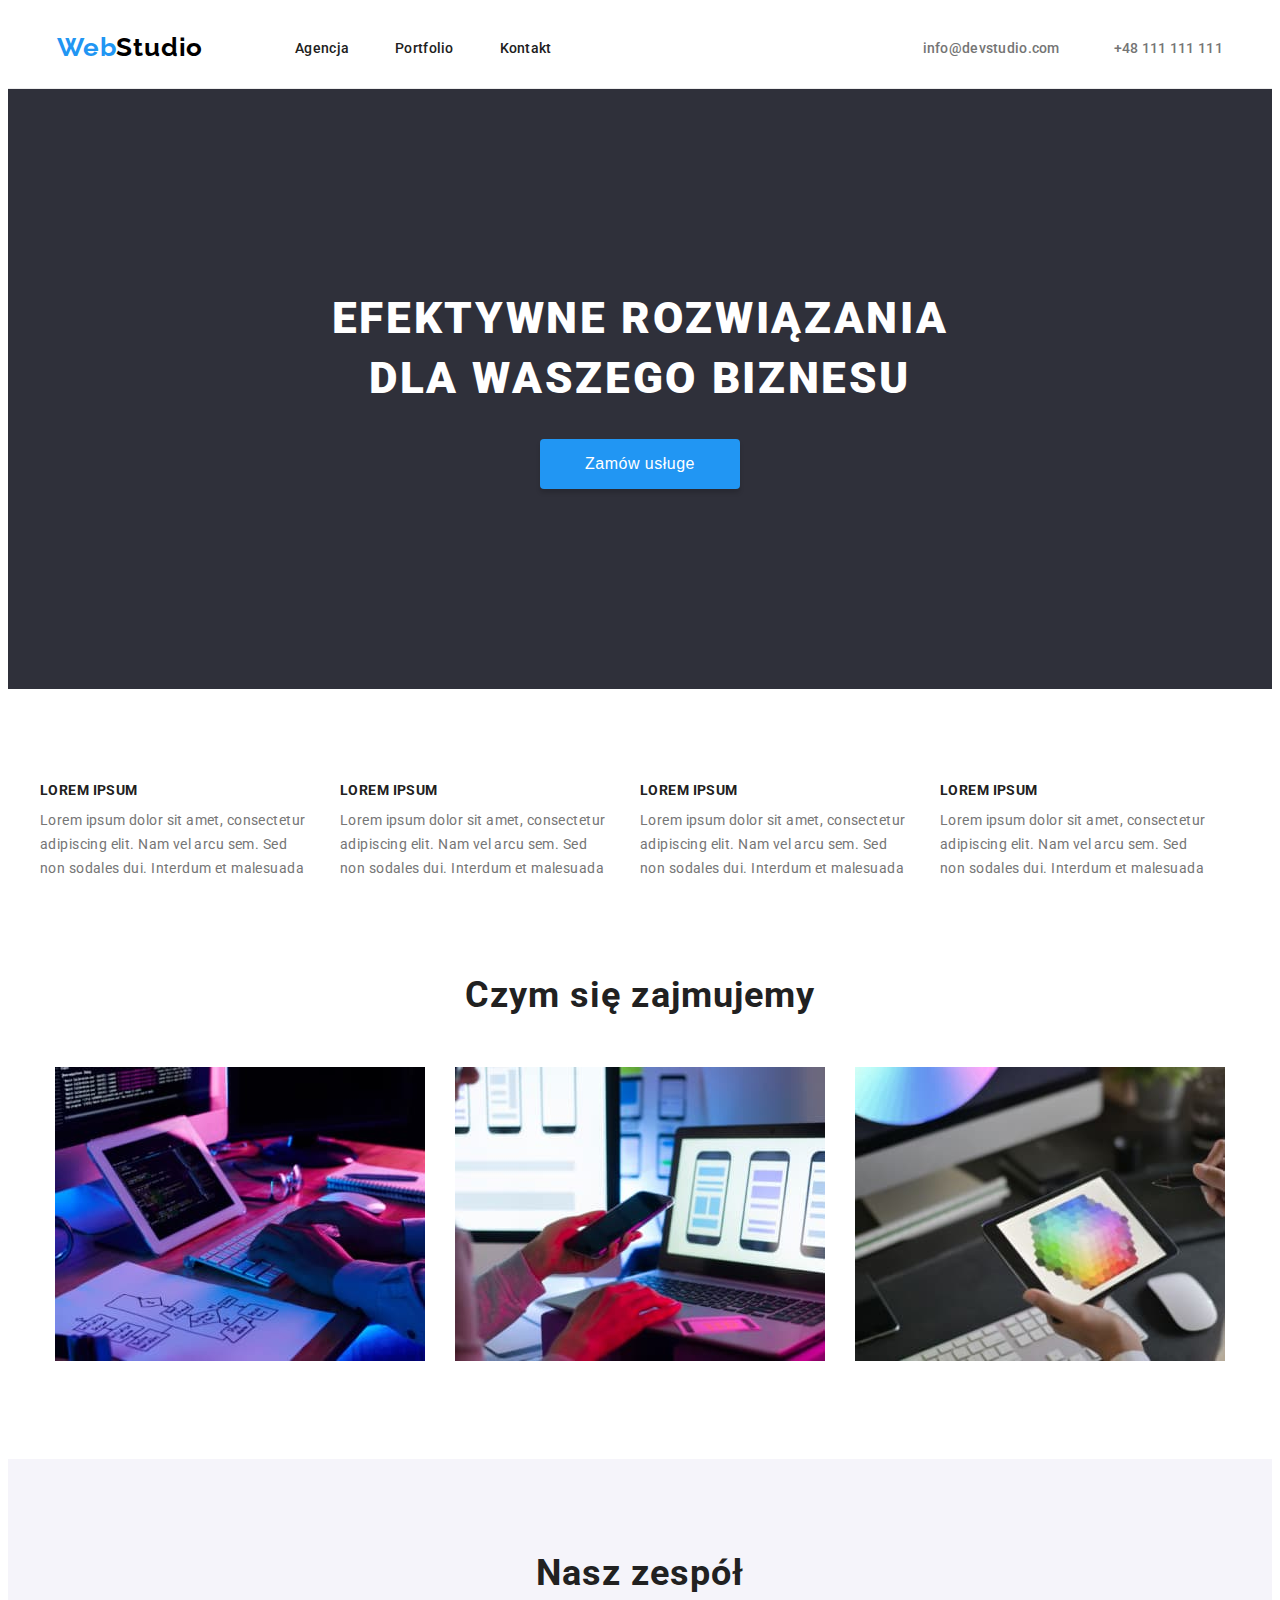
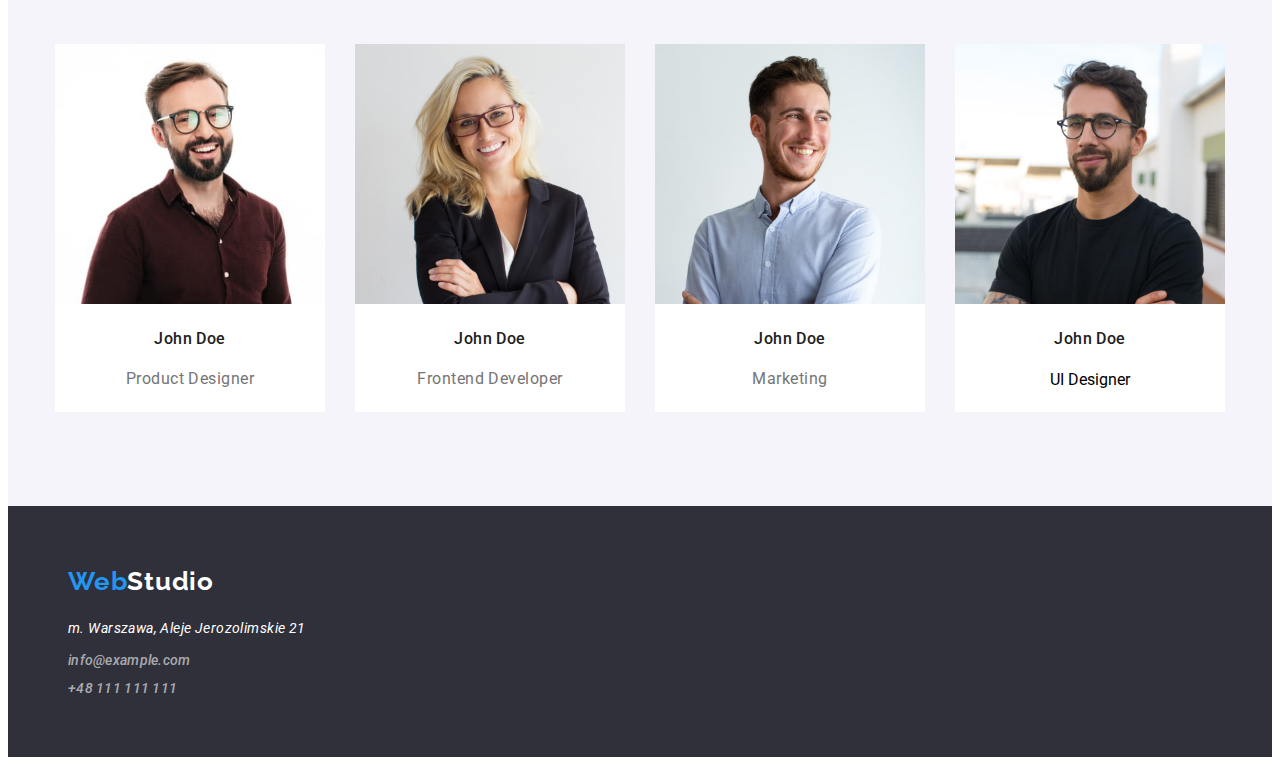
<file: index.html>
<!DOCTYPE html>
<html lang="en">
  <head>
    <meta charset="UTF-8" />
    <meta http-equiv="X-UA-Compatible" content="IE=edge" />
    <meta name="viewport" content="width=device-width, initial-scale=1.0" />
    <title>WebStudio</title>
    <link
      rel="stylesheet"
      href="https://cdnjs.cloudflare.com/ajax/libs/modern-normalize/1.1.0/modern-normalize.min.css"
      integrity="sha512-wpPYUAdjBVSE4KJnH1VR1HeZfpl1ub8YT/NKx4PuQ5NmX2tKuGu6U/JRp5y+Y8XG2tV+wKQpNHVUX03MfMFn9Q=="
      crossorigin="anonymous"
      referrerpolicy="no-referrer"
    />
    <link rel="stylesheet" href="./css/styles.css" />
    <link rel="preconnect" href="https://fonts.googleapis.com" />
    <link rel="preconnect" href="https://fonts.gstatic.com" crossorigin />
    <link
      href="https://fonts.googleapis.com/css2?family=Raleway:wght@700&family=Roboto:wght@400;500;700;900&display=swap"
      rel="stylesheet"
    />
  </head>
  <body>
    <header class="top-page">
      <div class="container">
        <section class="top-section">
          <a class="logotype" href="./index.html"
            ><span class="piece-of-logotype">Web</span><span>Studio</span>
          </a>
          <nav class="navigation">
            <ul class="nav-list">
              <li class="nav-list-main-item">
                <a class="nav-list-item" href="/agencja">Agencja</a>
              </li>
              <li class="nav-list-main-item">
                <a class="nav-list-item" href="./portfolio.html">Portfolio</a>
              </li>
              <li class="nav-list-main-item">
                <a class="nav-list-item" href="/kontakt">Kontakt</a>
              </li>
            </ul>
          </nav>
          <div class="container-for-contacts">
            <a class="contact-links" href="mailto:info@devstudio.com"
              >info@devstudio.com</a
            >
            <a class="contact-links" href="tel:+48111111111">+48 111 111 111</a>
          </div>
        </section>
      </div>
    </header>
    <main>
      <div class="first-container">
        <div class="container">
          <h1 class="primary-h">EFEKTYWNE ROZWIĄZANIA DLA WASZEGO BIZNESU</h1>
          <button class="buttons-index" type="button">
            <span class="buttons-index-item">Zamów usługe</span>
          </button>
        </div>
      </div>
      <div class="container-for-lorem-texts">
        <div class="container">
          <ul class="list-for-lorems-items">
            <li class="lorem-heading">
              LOREM IPSUM
              <p class="lorem-text">
                Lorem ipsum dolor sit amet, consectetur adipiscing elit. Nam vel
                arcu sem. Sed non sodales dui. Interdum et malesuada
              </p>
            </li>
            <li class="lorem-heading">
              LOREM IPSUM
              <p class="lorem-text">
                Lorem ipsum dolor sit amet, consectetur adipiscing elit. Nam vel
                arcu sem. Sed non sodales dui. Interdum et malesuada
              </p>
            </li>
            <li class="lorem-heading">
              LOREM IPSUM
              <p class="lorem-text">
                Lorem ipsum dolor sit amet, consectetur adipiscing elit. Nam vel
                arcu sem. Sed non sodales dui. Interdum et malesuada
              </p>
            </li>
            <li class="lorem-heading">
              LOREM IPSUM

              <p class="lorem-text">
                Lorem ipsum dolor sit amet, consectetur adipiscing elit. Nam vel
                arcu sem. Sed non sodales dui. Interdum et malesuada
              </p>
            </li>
          </ul>
        </div>
      </div>
      <section class="third-container">
        <div class="container">
          <h2 class="secondary-h">Czym się zajmujemy</h2>
          <ul class="images-first-list">
            <li class="images-first-list-item">
              <img
                src="images/img1.jpg"
                alt="a man creating code"
                width="370"
                height="294"
              />
            </li>
            <li class="images-first-list-item">
              <img
                src="images/img2.jpg"
                alt="a woman sitting in front of computer"
                width="370"
                height="294"
              />
            </li>
            <li class="images-first-list-item">
              <img
                src="images/img3.jpg"
                alt="a man using a tablet"
                width="370"
                height="294"
              />
            </li>
          </ul>
        </div>
      </section>
      <section class="team-container">
        <div class="container">
          <h2 class="third-h">Nasz zespół</h2>
          <ul class="images-second-list">
            <li class="images-second-list-item">
              <figure class="fig">
                <img
                  src="images/img1John.jpg"
                  alt="a picture of a product designer"
                  width="270"
                  height="260"
                />
                <figcaption>
                  <h4 class="team-member-name">John Doe</h4>
                  <p class="team-member-profession">Product Designer</p>
                </figcaption>
              </figure>
            </li>
            <li class="images-second-list-item">
              <figure class="fig">
                <img
                  src="images/img2John.jpg"
                  alt="a picture of a frontend developer"
                  width="270"
                  height="260"
                />
                <figcaption>
                  <h4 class="team-member-name">John Doe</h4>
                  <p class="team-member-profession">Frontend Developer</p>
                </figcaption>
              </figure>
            </li>
            <li class="images-second-list-item">
              <figure class="fig">
                <img
                  src="images/img3John.jpg"
                  alt="a picture of a marketing employee"
                  width="270"
                  height="260"
                />
                <figcaption>
                  <h4 class="team-member-name">John Doe</h4>
                  <p class="team-member-profession">Marketing</p>
                </figcaption>
              </figure>
            </li>
            <li class="images-second-list-item">
              <figure class="fig">
                <img
                  src="images/img4John.jpg"
                  alt="a picture of an ui designer"
                  width="270"
                  height="260"
                />
                <figcaption>
                  <h4 class="team-member-name">John Doe</h4>
                  <p>UI Designer</p>
                </figcaption>
              </figure>
            </li>
          </ul>
        </div>
      </section>
    </main>
    <footer class="last-container-first-page">
      <section class="footer-section">
        <div class="container">
          <div class="container-footer-items">
            <a class="bottom-logotype" href="./index.html"
              ><span class="piece-of-logotype">Web</span
              ><span class="studio-piece-logotype">Studio</span>
            </a>
            <address class="company-data">
              <ul class="footer-list">
                <li class="footer-list-item">
                  <p class="location">m. Warszawa, Aleje Jerozolimskie 21</p>
                </li>

                <li class="footer-list-item">
                  <a class="contact-links-bottom" href="mailto:info@example.com"
                    >info@example.com</a
                  ><br />
                </li>
                <li class="footer-list-item">
                  <a class="contact-links-bottom" href="tel:+48111111111"
                    >+48 111 111 111</a
                  >
                </li>
              </ul>
            </address>
          </div>
        </div>
      </section>
    </footer>
  </body>
</html>
</file>
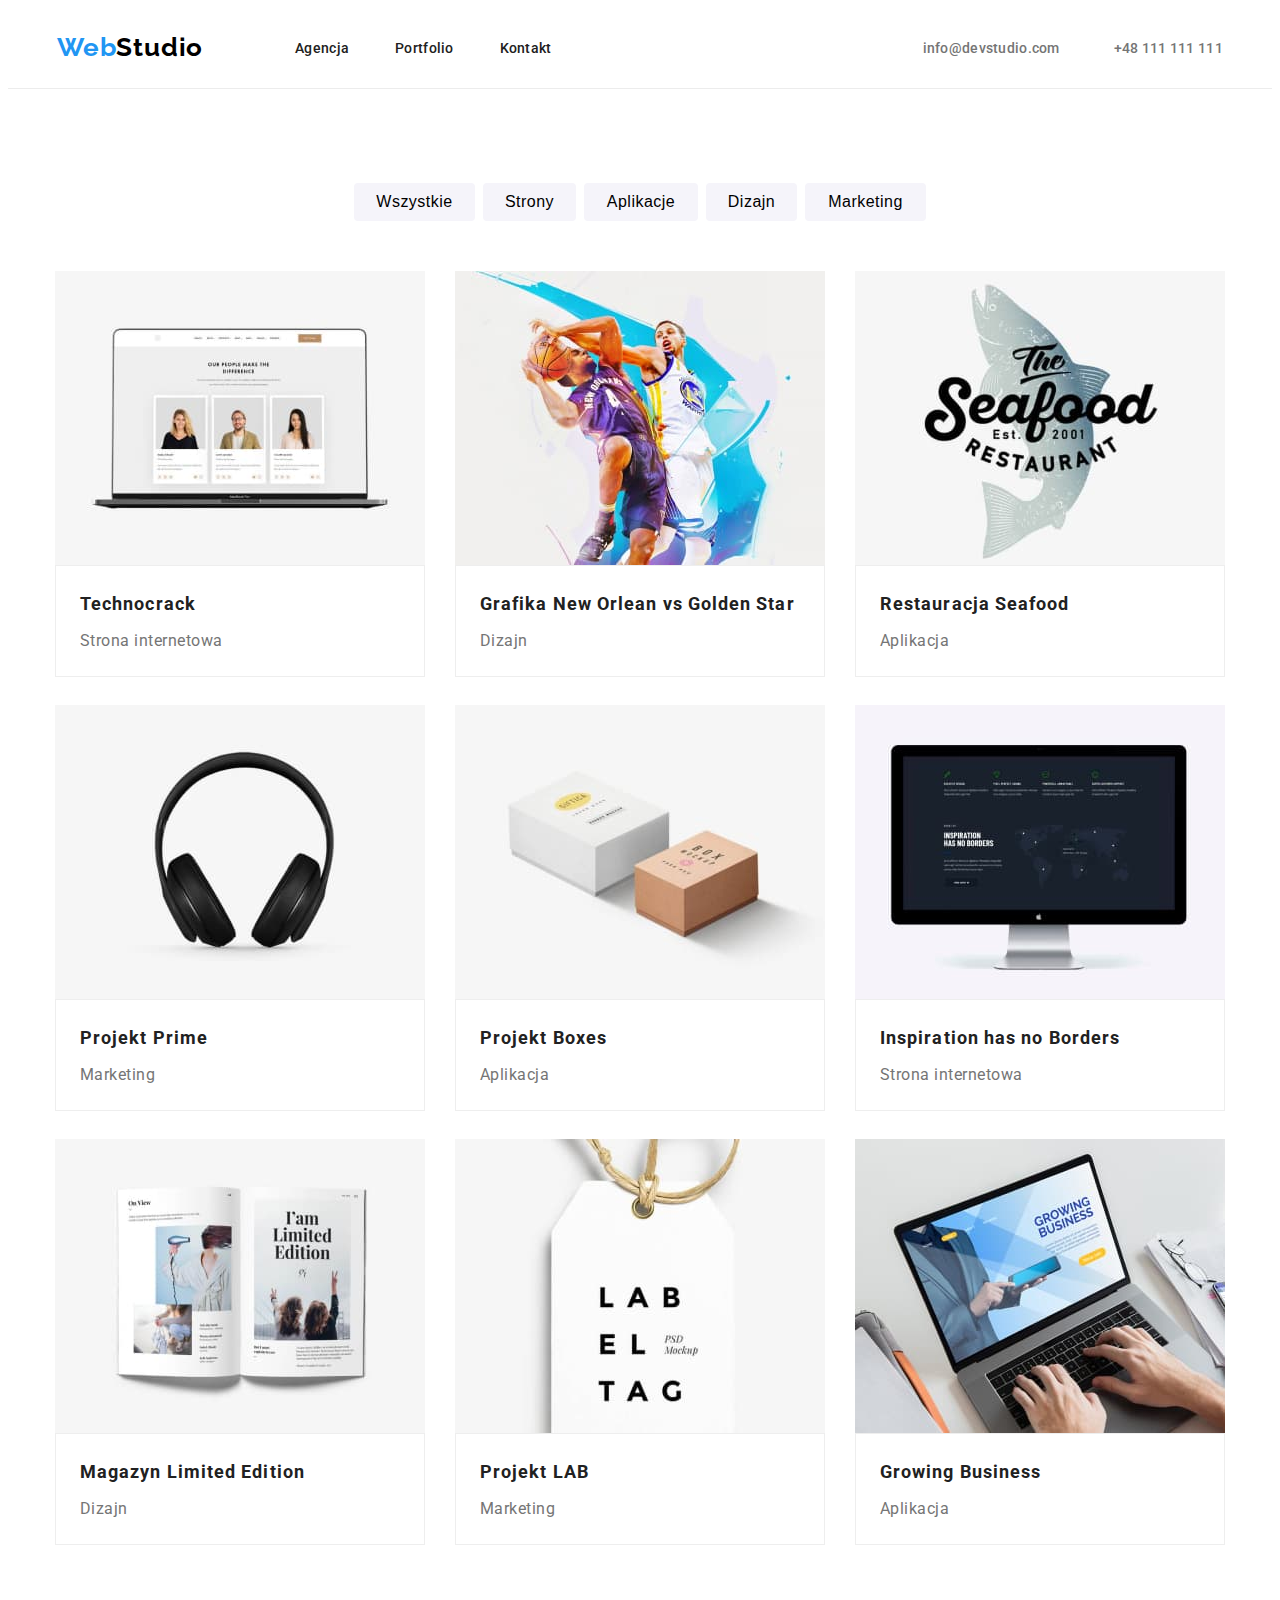
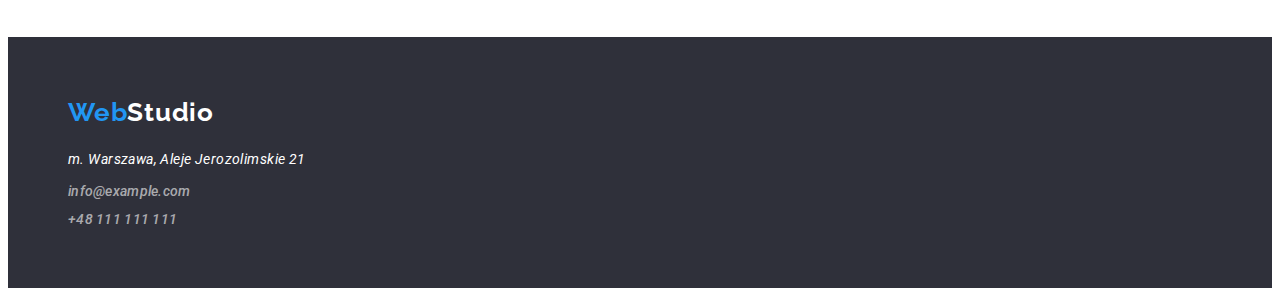
<file: portfolio.html>
<!DOCTYPE html>
<html lang="en">
  <head>
    <meta charset="UTF-8" />
    <meta http-equiv="X-UA-Compatible" content="IE=edge" />
    <meta name="viewport" content="width=device-width, initial-scale=1.0" />
    <title>Portfolio</title>
    <link
      rel="stylesheet"
      href="https://cdnjs.cloudflare.com/ajax/libs/modern-normalize/1.1.0/modern-normalize.min.css"
      integrity="sha512-wpPYUAdjBVSE4KJnH1VR1HeZfpl1ub8YT/NKx4PuQ5NmX2tKuGu6U/JRp5y+Y8XG2tV+wKQpNHVUX03MfMFn9Q=="
      crossorigin="anonymous"
      referrerpolicy="no-referrer"
    />
    <link rel="stylesheet" href="./css/styles.css" />
    <link rel="preconnect" href="https://fonts.googleapis.com" />
    <link rel="preconnect" href="https://fonts.gstatic.com" crossorigin />
    <link
      href="https://fonts.googleapis.com/css2?family=Raleway:wght@700&family=Roboto:wght@400;500;700;900&display=swap"
      rel="stylesheet"
    />
  </head>
  <body>
    <header class="top-page">
      <div class="container">
        <section class="top-section">
          <a class="logotype" href="./index.html"
            ><span class="piece-of-logotype">Web</span><span>Studio</span>
          </a>
          <nav class="navigation">
            <ul class="nav-list">
              <li class="nav-list-main-item">
                <a class="nav-list-item" href="/agencja">Agencja</a>
              </li>
              <li class="nav-list-main-item">
                <a class="nav-list-item" href="./portfolio.html">Portfolio</a>
              </li>
              <li class="nav-list-main-item">
                <a class="nav-list-item" href="/kontakt">Kontakt</a>
              </li>
            </ul>
          </nav>
          <div class="container-for-contacts">
            <a class="contact-links" href="mailto:info@devstudio.com"
              >info@devstudio.com</a
            >
            <a class="contact-links" href="tel:+48111111111">+48 111 111 111</a>
          </div>
        </section>
      </div>
    </header>
    <main>
      <div class="container">
        <div class="portfolio-container">
          <ul class="buttons-list">
            <li class="buttons-portfolio-list-items">
              <button class="buttons-portfolio-item-one" type="button">
                <span class="buttons-portfolio-text-one">Wszystkie</span>
              </button>
            </li>
            <li class="buttons-portfolio-list-items">
              <button class="buttons-portfolio-item-two" type="button">
                <span class="buttons-portfolio-text-two">Strony</span>
              </button>
            </li>
            <li class="buttons-portfolio-list-items">
              <button class="buttons-portfolio-item-three" type="button">
                <span class="buttons-portfolio-text-three">Aplikacje</span>
              </button>
            </li>
            <li class="buttons-portfolio-list-items">
              <button class="buttons-portfolio-item-four" type="button">
                <span class="buttons-portfolio-text-four">Dizajn</span>
              </button>
            </li>
            <li class="buttons-portfolio-list-items">
              <button class="buttons-portfolio-item-five" type="button">
                <span class="buttons-portfolio-text-five">Marketing</span>
              </button>
            </li>
          </ul>
          <ul class="list-with-project">
            <li>
              <figure class="mini-container-one">
                <img
                  class="images-dimensions-portfolio"
                  src="images/imgportfolio1.jpg"
                  alt="Technocrack"
                />
                <figcaption class="under-photos-description">
                  <ul class="list-for-texts-portfolio">
                    <li class="items-list-texts-portfolio">
                      <h4 class="portfolio-project-name">Technocrack</h4>
                    </li>
                    <li class="items-list-texts-portfolio">
                      <p class="portfolio-project-description">
                        Strona internetowa
                      </p>
                    </li>
                  </ul>
                </figcaption>
              </figure>
            </li>
            <li>
              <figure class="mini-container-two">
                <img
                  class="images-dimensions-portfolio"
                  src="images/imgportfolio2.jpg"
                  alt="New Orlean vs Golden Star image"
                />
                <figcaption class="under-photos-description">
                  <ul class="list-for-texts-portfolio">
                    <li class="items-list-texts-portfolio">
                      <h4 class="portfolio-project-name">
                        Grafika New Orlean vs Golden Star
                      </h4>
                    </li>
                    <li class="items-list-texts-portfolio">
                      <p class="portfolio-project-description">Dizajn</p>
                    </li>
                  </ul>
                </figcaption>
              </figure>
            </li>
            <li>
              <figure class="mini-container-three">
                <img
                  class="images-dimensions-portfolio"
                  src="images/imgportfolio3.jpg"
                  alt="Seafood Restauration"
                />
                <figcaption class="under-photos-description">
                  <ul class="list-for-texts-portfolio">
                    <li class="items-list-texts-portfolio">
                      <h4 class="portfolio-project-name">
                        Restauracja Seafood
                      </h4>
                    </li>
                    <li class="items-list-texts-portfolio">
                      <p class="portfolio-project-description">Aplikacja</p>
                    </li>
                  </ul>
                </figcaption>
              </figure>
            </li>
            <li>
              <figure class="mini-container-four">
                <img
                  class="images-dimensions-portfolio"
                  src="images/imgportfolio4.jpg"
                  alt="Prime Project"
                />
                <figcaption class="under-photos-description">
                  <ul class="list-for-texts-portfolio">
                    <li class="items-list-texts-portfolio">
                      <h4 class="portfolio-project-name">Projekt Prime</h4>
                    </li>
                    <li class="items-list-texts-portfolio">
                      <p class="portfolio-project-description">Marketing</p>
                    </li>
                  </ul>
                </figcaption>
              </figure>
            </li>
            <li>
              <figure class="mini-container-five">
                <img
                  class="images-dimensions-portfolio"
                  src="images/imgportfolio5.jpg"
                  alt="Boxes Project"
                />
                <figcaption class="under-photos-description">
                  <ul class="list-for-texts-portfolio">
                    <li class="items-list-texts-portfolio">
                      <h4 class="portfolio-project-name">Projekt Boxes</h4>
                    </li>
                    <li class="items-list-texts-portfolio">
                      <p class="portfolio-project-description">Aplikacja</p>
                    </li>
                  </ul>
                </figcaption>
              </figure>
            </li>
            <li>
              <figure class="mini-container-six">
                <img
                  class="images-dimensions-portfolio"
                  src="images/imgportfolio6.jpg"
                  alt="Inspiration has no Borders"
                />
                <figcaption class="under-photos-description">
                  <ul class="list-for-texts-portfolio">
                    <li class="items-list-texts-portfolio">
                      <h4 class="portfolio-project-name">
                        Inspiration has no Borders
                      </h4>
                    </li>
                    <li class="items-list-texts-portfolio">
                      <p class="portfolio-project-description">
                        Strona internetowa
                      </p>
                    </li>
                  </ul>
                </figcaption>
              </figure>
            </li>
            <li>
              <figure class="mini-container-seven">
                <img
                  class="images-dimensions-portfolio"
                  src="images/imgportfolio7.jpg"
                  alt="Magazyn Limited Edition"
                />
                <figcaption class="under-photos-description">
                  <ul class="list-for-texts-portfolio">
                    <li class="items-list-texts-portfolio">
                      <h4 class="portfolio-project-name">
                        Magazyn Limited Edition
                      </h4>
                    </li>
                    <li class="items-list-texts-portfolio">
                      <p class="portfolio-project-description">Dizajn</p>
                    </li>
                  </ul>
                </figcaption>
              </figure>
            </li>
            <li>
              <figure class="mini-container-eight">
                <img
                  class="images-dimensions-portfolio"
                  src="images/imgportfolio8.jpg"
                  alt="Project LAB"
                />
                <figcaption class="under-photos-description">
                  <ul class="list-for-texts-portfolio">
                    <li class="items-list-texts-portfolio">
                      <h4 class="portfolio-project-name">Projekt LAB</h4>
                    </li>
                    <li class="items-list-texts-portfolio">
                      <p class="portfolio-project-description">Marketing</p>
                    </li>
                  </ul>
                </figcaption>
              </figure>
            </li>
            <li>
              <figure class="mini-container-nine">
                <img
                  class="images-dimensions-portfolio"
                  src="images/imgportfolio9.jpg"
                  alt="Growing Business"
                />
                <figcaption class="under-photos-description">
                  <ul class="list-for-texts-portfolio">
                    <li class="items-list-texts-portfolio">
                      <h4 class="portfolio-project-name">Growing Business</h4>
                    </li>
                    <li class="items-list-texts-portfolio">
                      <p class="portfolio-project-description">Aplikacja</p>
                    </li>
                  </ul>
                </figcaption>
              </figure>
            </li>
          </ul>
        </div>
      </div>
    </main>
    <footer class="last-container-first-page">
      <section class="footer-section">
        <div class="container">
          <div class="container-footer-items">
            <a class="bottom-logotype" href="./index.html"
              ><span class="piece-of-logotype">Web</span
              ><span class="studio-piece-logotype">Studio</span>
            </a>
            <address class="company-data">
              <ul class="footer-list">
                <li class="footer-list-item">
                  <p class="location">m. Warszawa, Aleje Jerozolimskie 21</p>
                </li>

                <li class="footer-list-item">
                  <a class="contact-links-bottom" href="mailto:info@example.com"
                    >info@example.com</a
                  ><br />
                </li>
                <li class="footer-list-item">
                  <a class="contact-links-bottom" href="tel:+48111111111"
                    >+48 111 111 111</a
                  >
                </li>
              </ul>
            </address>
          </div>
        </div>
      </section>
    </footer>
  </body>
</html>
</file>
<file: css/styles.css>
:root {
  --main-text-color: #212121;
  --second-main-text-color: #2196f3;
  --third-main-text-color: #757575;
  --second-contacts-color: #ffffff99;
  --acent-color-text: #ffffff;
  --acent-color-for-containers: #ffffff;
  --acent-color-for-containers-two: #2f303a;
  --buttons-color-background: #f5f4fa;
  --team-container-color-background: #f5f4fa;
}
body {
  font-family: "Roboto", sans-serif;
  background: var(--acent-color-for-containers);
}
.container {
  max-width: 1200px;
  text-align: center;
  margin: 0px;
  margin: auto;
}
.top-page {
  background: var(--acent-color-for-containers);
  width: 100%;
  margin: auto;
  margin-top: 0px;
  margin-left: 0px;
  padding-top: 24px;
  padding-bottom: 25px;
  display: flex;
  justify-content: center;
  align-items: center;
  border-bottom: 1px solid #ececec;
}
.top-section {
  display: flex;
  justify-content: center;
  align-items: center;
}

.logotype {
  width: 145px;
  height: 31px;
  color: #000000;
  font-family: "Raleway";
  text-decoration: none;
  font-weight: 700;
  font-size: 26px;
  line-height: 1.19;
  letter-spacing: 0.03em;
  margin-right: 93px;
}
.bottom-logotype {
  width: 145px;
  height: 31px;
  color: #000000;
  font-family: "Raleway";
  text-decoration: none;
  font-weight: 700;
  font-size: 26px;
  line-height: 1.19;
  letter-spacing: 0.03em;
}

.piece-of-logotype {
  color: var(--second-main-text-color);
  font-family: "Raleway";
  text-decoration: none;
  font-weight: 700;
  font-size: 26px;
  line-height: 1.19;
  letter-spacing: 0.03em;
}
.studio-piece-logotype {
  color: var(--acent-color-text);
}
.nav-list-main-item:not(:last-child) {
  margin-right: 46px;
}
.nav-list-item {
  text-decoration: none;
  font-weight: 500;
  font-size: 14px;
  line-height: 1.14;
  letter-spacing: 0.02em;
  color: var(--main-text-color);
  width: 53px;
}

.nav-list {
  list-style-type: none;
  display: flex;
  margin-top: 0px;
  margin-bottom: 0px;
  padding-left: 0px;
}

.nav-list-item:hover,
.nav-list-item:focus {
  color: var(--second-main-text-color);
}
.navigation {
  margin-right: 371px;
}

.contact-links {
  text-decoration: none;
  font-weight: 500;
  font-size: 14px;
  line-height: 1.14;
  letter-spacing: 0.02em;
  color: var(--third-main-text-color);
  width: 135px;
}
.contact-links:not(:last-child) {
  margin-right: 50px;
}
.contact-links:hover,
.contact-links:focus {
  color: var(--second-main-text-color);
}
.contact-links-bottom {
  text-decoration: none;
  font-weight: 500;
  font-size: 14px;
  line-height: 1.14;
  letter-spacing: 0.02em;
  color: var(--second-contacts-color);
}
.contact-links-bottom:hover,
.contact-links-bottom:focus {
  color: var(--second-main-text-color);
}

.first-container {
  background: var(--acent-color-for-containers-two);
  width: 100%;
  height: 600px;
  display: flex;
  justify-content: center;
}

.primary-h {
  width: 696px;
  height: fit-content;
  font-weight: 900;
  font-size: 44px;
  line-height: 1.36;
  text-align: center;
  letter-spacing: 0.06em;
  text-transform: uppercase;
  color: var(--acent-color-text);
  margin-top: 0px;
  margin-bottom: 0px;
}
.buttons-index {
  text-align: center;
  width: 200px;
  height: 50px;
  font-weight: 700;
  font-size: 16px;
  color: var(--acent-color-text);
  letter-spacing: 0.06em;
  background: var(--second-main-text-color);
  box-shadow: 0px 4px 4px rgba(0, 0, 0, 0.15);
  border-radius: 4px;
  border: 0;
  cursor: pointer;
  margin-top: 30px;
}
.buttons-index:hover,
.buttons-index:focus {
  background-color: var(--second-main-text-color);
  color: var(--acent-color-text);
  box-shadow: 0px 3px 1px rgba(0, 0, 0, 0.1), 0px 1px 2px rgba(0, 0, 0, 0.08),
    0px 2px 2px rgba(0, 0, 0, 0.12);
  border-radius: 4px;
}
.buttons-index-item {
  width: 49px;
  height: 26px;
  left: 661px;
  top: 180px;
  font-weight: 500;
  font-size: 16px;
  line-height: 1.62;
  text-align: center;
  letter-spacing: 0.03em;
  color: var(--acent-color-text);
}
.list-for-lorems-items {
  width: 1200px;
  margin-top: 0px;
  margin-bottom: 0px;
  padding-left: 0px;
  display: flex;
}
.container-for-lorem-texts {
  width: 1200px;
  height: fit-content;
  display: flex;
  margin: auto;
  margin-top: 94px;
}
.lorem-heading {
  font-weight: 700;
  font-size: 14px;
  line-height: 1.14;
  letter-spacing: 0.03em;
  text-transform: uppercase;
  color: var(--main-text-color);
  list-style-type: none;
  width: 270px;
  height: auto;
  text-align: left;
}
.lorem-heading:not(:last-child) {
  margin-right: 30px;
}
.lorem-text {
  list-style-type: none;
  font-weight: 400;
  font-size: 14px;
  line-height: 1.71;
  letter-spacing: 0.03em;
  text-transform: none;
  color: var(--third-main-text-color);
  margin-top: 10px;
  margin-bottom: 0px;
}
.lorem-text:not(:last-child) {
  margin-right: 30px;
}
.secondary-h {
  font-weight: 700;
  font-size: 36px;
  line-height: 1.16;
  letter-spacing: 0.03em;
  color: var(--main-text-color);
  margin: auto;
  margin-bottom: 50px;
}
.images-first-list {
  list-style-type: none;
  margin-top: 0px;
  margin-bottom: 0px;
  padding-left: 0px;
  display: flex;
}
.images-first-list-item:not(:last-child) {
  margin-right: 30px;
}
.third-container {
  width: 1200px;
  background-color: var(--acent-color-for-containers);
  margin: auto;
  display: flex;
  padding-top: 94px;
  padding-bottom: 94px;
}
.team-container {
  background: var(--team-container-color-background);
  width: 100%;
  display: flex;
  margin: auto;
  justify-content: center;
  padding-top: 94px;
  padding-bottom: 94px;
}
.third-h {
  font-weight: 700;
  font-size: 36px;
  line-height: 1.16;
  letter-spacing: 0.03em;
  color: var(--main-text-color);
  width: 352px;
  margin: auto;
  margin-bottom: 50px;
}

.images-second-list {
  list-style-type: none;
  display: flex;
  margin-top: 0px;
  margin-bottom: 0px;
  padding-left: 0px;
}
.images-second-list-item:not(:last-child) {
  margin-right: 30px;
}

.fig {
  background: var(--acent-color-for-containers);
  height: 368px;
  margin: 0px;
}

.team-member-name {
  font-weight: 500;
  font-size: 16px;
  line-height: 1.18;
  letter-spacing: 0.03em;
  color: var(--main-text-color);
}
.team-member-profession {
  font-weight: 400;
  font-size: 16px;
  line-height: 1.18;
  letter-spacing: 0.03em;
  color: var(--third-main-text-color);
}
.last-container-first-page {
  background: var(--acent-color-for-containers-two);
}
.footer-section {
  padding: 60px;
}
.container-footer-items {
  text-align: left;
}
.footer-list {
  list-style-type: none;
  margin: 0px;
  padding: 0px;
}
.footer-list-item:not(:last-child) {
  margin-bottom: 9px;
}
.company-data {
  margin-top: 20px;
}
.location {
  text-decoration: none;
  font-weight: 400;
  font-size: 14px;
  line-height: 1.71;
  letter-spacing: 0.03em;
  color: var(--acent-color-text);
  margin-top: 0px;
  margin-bottom: 0px;
}
.location:hover,
.location:focus {
  text-decoration: none;
}
.portfolio-container {
  width: 1170px;
  background-color: var(--acent-color-for-containers);
  margin: 94px auto;
}
.list-with-project {
  list-style-type: none;
  display: flex;
  flex-wrap: wrap;
  padding: 0px;
  margin: auto;
  gap: 30px;
}
.under-photos-description {
  border: 1px solid #eeeeee;
  height: 110px;
}
.mini-container-one {
  width: 370px;
  height: 404px;
  background: var(--acent-color-for-containers);
  margin: 0px;
}
.mini-container-two {
  width: 370px;
  height: 404px;
  background: var(--acent-color-for-containers);
  margin: 0px;
}
.mini-container-three {
  width: 370px;
  height: 404px;
  background: var(--acent-color-for-containers);
  margin: 0px;
}
.mini-container-four {
  width: 370px;
  height: 404px;
  background: var(--acent-color-for-containers);
  margin: 0px;
}
.mini-container-five {
  width: 370px;
  height: 404px;
  background: var(--acent-color-for-containers);
  margin: 0px;
}
.mini-container-six {
  width: 370px;
  height: 404px;
  background: var(--acent-color-for-containers);
  margin: 0px;
}
.mini-container-seven {
  width: 370px;
  height: 404px;
  background: var(--acent-color-for-containers);
  margin: 0px;
}
.mini-container-eight {
  width: 370px;
  height: 404px;
  background: var(--acent-color-for-containers);
  margin: 0px;
}
.mini-container-nine {
  width: 370px;
  height: 404px;
  background: var(--acent-color-for-containers);
  margin: 0px;
}
.images-dimensions-portfolio {
  width: 370px;
  height: 294px;
  display: block;
}
.list-for-texts-portfolio {
  list-style-type: none;
  padding: 0;
  margin: 20px 24px;
}
.items-list-texts-portfolio {
  text-align: left;
}
.portfolio-project-name {
  font-weight: 700;
  font-size: 18px;
  line-height: 2;
  letter-spacing: 0.06em;
  color: var(--main-text-color);
  margin: 0px;
}
.portfolio-project-description {
  font-weight: 400;
  font-size: 16px;
  line-height: 1.87;
  letter-spacing: 0.03em;
  color: var(--third-main-text-color);
  margin: 0px;
  margin-top: 4px;
}
.buttons-list {
  display: flex;
  flex-direction: row;
  list-style-type: none;
  color: var(--main-text-color);
  margin: 0px;
  margin-bottom: 34px;
  padding: 0;
  padding-bottom: 16px;
  justify-content: center;
}
.buttons-portfolio-list-items:not(:last-child) {
  margin-right: 8px;
}
.buttons-portfolio-item-one {
  width: 121px;
  height: 38px;
  left: 510px;
  top: 174px;
  background: var(--buttons-color-background);
  cursor: pointer;
  border-radius: 4px;
  border: 0;
}
.buttons-portfolio-text-one {
  width: 70px;
  height: 26px;
  left: 762px;
  top: 180px;
  font-weight: 500;
  font-size: 16px;
  line-height: 1.62;
  text-align: center;
  letter-spacing: 0.03em;
}
.buttons-portfolio-item-two {
  cursor: pointer;
  width: 93px;
  height: 38px;
  left: 639px;
  top: 174px;
  background: var(--buttons-color-background);
  border-radius: 4px;
  border: 0;
}
.buttons-portfolio-text-two {
  width: 49px;
  height: 26px;
  left: 661px;
  top: 180px;
  font-weight: 500;
  font-size: 16px;
  line-height: 1.62;
  text-align: center;
  letter-spacing: 0.03em;
}
.buttons-portfolio-item-three {
  cursor: pointer;
  width: 114px;
  height: 38px;
  left: 740px;
  top: 174px;
  background: var(--buttons-color-background);
  border-radius: 4px;
  border: 0;
}
.buttons-portfolio-text-three {
  width: 70px;
  height: 26px;
  left: 762px;
  top: 180px;
  font-weight: 500;
  font-size: 16px;
  line-height: 1.62;
  text-align: center;
  letter-spacing: 0.03em;
}
.buttons-portfolio-item-four {
  cursor: pointer;
  width: 91px;
  height: 38px;
  left: 862px;
  top: 174px;
  background: var(--buttons-color-background);
  border-radius: 4px;
  border: 0;
}
.buttons-portfolio-text-four {
  width: 47px;
  height: 26px;
  left: 884px;
  top: 180px;
  font-weight: 500;
  font-size: 16px;
  line-height: 1.62;
  text-align: center;
  letter-spacing: 0.03em;
}
.buttons-portfolio-item-five {
  cursor: pointer;
  width: 121px;
  height: 38px;
  left: 961px;
  top: 174px;
  background: var(--buttons-color-background);
  border-radius: 4px;
  border: 0;
}
.buttons-portfolio-text-five {
  width: 77px;
  height: 26px;
  left: 983px;
  top: 180px;
  font-weight: 500;
  font-size: 16px;
  line-height: 1.62;
  text-align: center;
  letter-spacing: 0.03em;
}
.buttons-portfolio-item-one:hover,
.buttons-portfolio-item-one:focus,
.buttons-portfolio-item-two:hover,
.buttons-portfolio-item-two:focus,
.buttons-portfolio-item-three:hover,
.buttons-portfolio-item-three:focus,
.buttons-portfolio-item-four:hover,
.buttons-portfolio-item-four:focus,
.buttons-portfolio-item-five:hover,
.buttons-portfolio-item-five:focus {
  background-color: var(--second-main-text-color);
  color: var(--acent-color-text);
  box-shadow: 0px 3px 1px rgba(0, 0, 0, 0.1), 0px 1px 2px rgba(0, 0, 0, 0.08),
    0px 2px 2px rgba(0, 0, 0, 0.12);
  border-radius: 4px;
}
</file>
